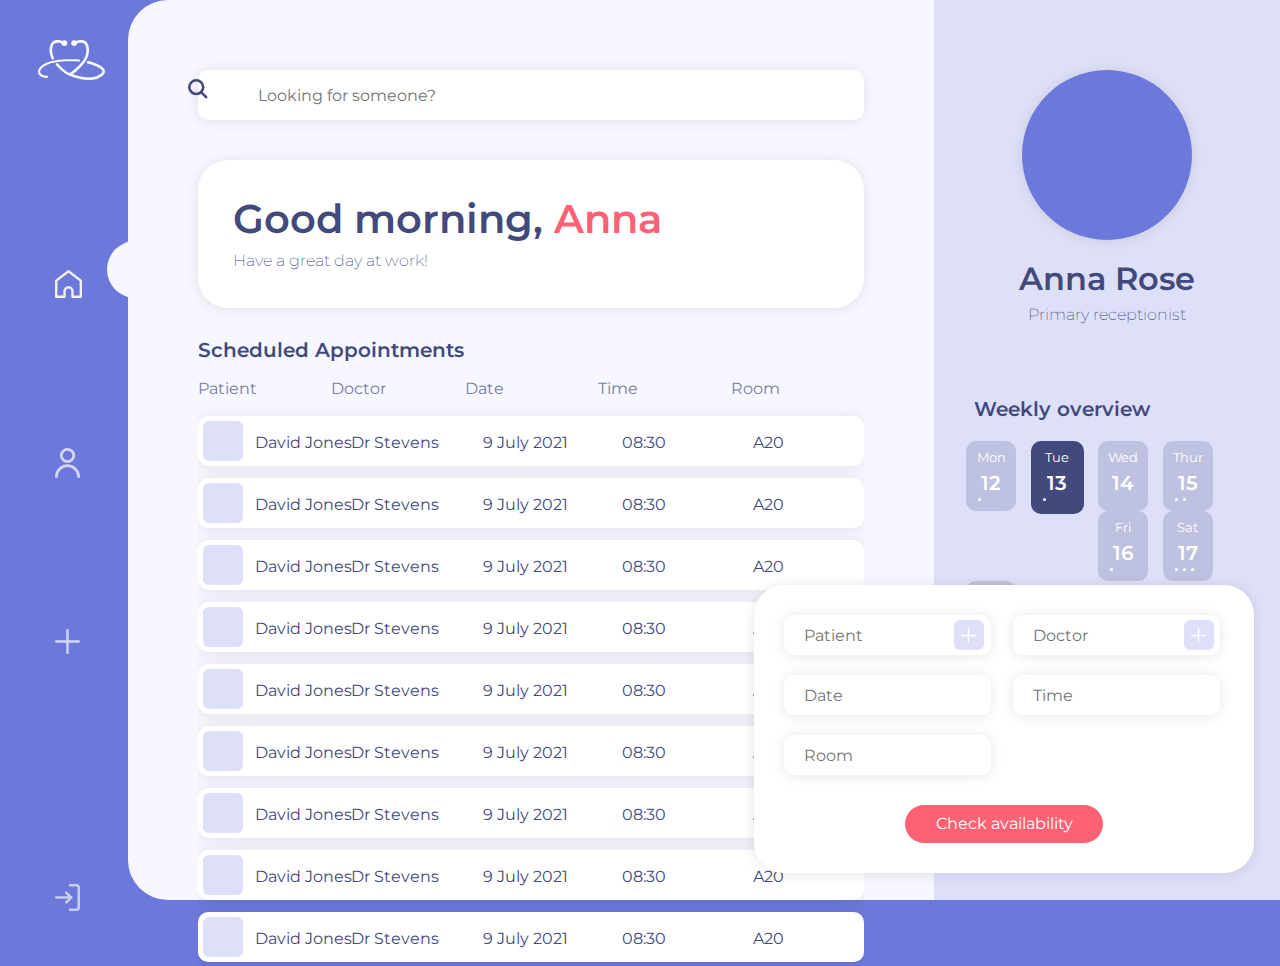
<file: mediCo copy/index.html>
<!DOCTYPE html>
<html lang="eng-US">
    <head>
    <meta name="subject" content="IDV200">
    <meta name="Lecturer" content="Mike Maynard">
    <meta name="StudentNumber" content="200080">
    <meta name="StudentName" content="Isla Just">
    <meta name="Assessment" content="Term3 project">
    <meta charset="utf-8">

    <title>MediCo</title>
    <meta name="viewport" content="width=device-width, initial-scale=1.0">

    <!--jquery-->
    <script src="https://code.jquery.com/jquery-3.5.1.min.js" integrity="sha256-9/aliU8dGd2tb6OSsuzixeV4y/faTqgFtohetphbbj0="crossorigin="anonymous"></script>

    <!--bootstrap-->
    <link rel="stylesheet" href="https://stackpath.bootstrapcdn.com/bootstrap/4.5.2/css/bootstrap.min.css">
    <script src="https://stackpath.bootstrapcdn.com/bootstrap/4.5.2/js/bootstrap.min.js"></script>
    <script src="js/index.js"></script>
    <link rel="stylesheet" href="css/main.css">

    <!--link font selection - choose font-->
    <link rel="preconnect" href="https://fonts.googleapis.com">
    <link rel="preconnect" href="https://fonts.gstatic.com" crossorigin>
    <link href="https://fonts.googleapis.com/css2?family=Montserrat:ital,wght@0,300;0,400;0,600;0,700;0,900;1,700&display=swap" rel="stylesheet">
    
    </head>

    <body>
        <div class='container-fluid'>
            <div class='vert-nav'>

                <div class="logo"><img src="assets/logo2.svg" height="40px"></div>

                <div class="home"><img src="assets/Group 8.svg"  width= "27px"></img></div>
                <a href="pages/profile.html"><div class="profile"><img src="assets/Group 11.svg"  width= "25px"></img></div></a>
                <a href="pages/new.html"><div class="new"><img src="assets/Group 12.svg"  width= "25px"></img></div></a>

                <div class="bloop"><img src="assets/bloop.svg"></img></div>

               <a href="pages/login.html"> <div class="exit"><img src="assets/Group 9.svg"  width= "25px"></img></div></a>

            </div>
            <div class="main-card">
                <div class="section1">
                    <div class="search-container"><img src="assets/search.svg" width="20px"></img></div>
                    <input class="search" placeholder="Looking for someone?">

                    <div class="goodMorningBlock">
                        <h1>Good morning, <strong>Anna</strong></h1>
                        <p>Have a great day at work!</p>
                    </div><!--good morning block-->

                    <h5 class="schedule">Scheduled Appointments</h5>
                    <div class="titles">Patient</div>
                    <div class="titles">Doctor</div>
                    <div class="titles">Date</div>
                    <div class="titles">Time</div>
                    <div class="titles">Room</div>

                    <div class="appointments">

                    <div class="appointment">
                        <div class="profile-pic"></div>
                        <div class="labels1">David Jones</div>
                        <div class="labels2">Dr Stevens</div>
                        <div class="labels3">9 July 2021</div>
                        <div class="labels4">08:30</div>
                        <div class="labels5">A20</div>
                    </div><!--appointment-->

                    <div class="appointment" style="margin-top: 12px;">
                        <div class="profile-pic"></div>
                        <div class="labels1">David Jones</div>
                        <div class="labels2">Dr Stevens</div>
                        <div class="labels3">9 July 2021</div>
                        <div class="labels4">08:30</div>
                        <div class="labels5">A20</div>
                    </div><!--appointment-->

                    <div class="appointment" style="margin-top: 12px;">
                        <div class="profile-pic"></div>
                        <div class="labels1">David Jones</div>
                        <div class="labels2">Dr Stevens</div>
                        <div class="labels3">9 July 2021</div>
                        <div class="labels4">08:30</div>
                        <div class="labels5">A20</div>
                    </div><!--appointment-->

                    <div class="appointment" style="margin-top: 12px;">
                        <div class="profile-pic"></div>
                        <div class="labels1">David Jones</div>
                        <div class="labels2">Dr Stevens</div>
                        <div class="labels3">9 July 2021</div>
                        <div class="labels4">08:30</div>
                        <div class="labels5">A20</div>
                    </div><!--appointment-->

                    <div class="appointment" style="margin-top: 12px;">
                        <div class="profile-pic"></div>
                        <div class="labels1">David Jones</div>
                        <div class="labels2">Dr Stevens</div>
                        <div class="labels3">9 July 2021</div>
                        <div class="labels4">08:30</div>
                        <div class="labels5">A20</div>
                    </div><!--appointment-->

                    <div class="appointment" style="margin-top: 12px;">
                        <div class="profile-pic"></div>
                        <div class="labels1">David Jones</div>
                        <div class="labels2">Dr Stevens</div>
                        <div class="labels3">9 July 2021</div>
                        <div class="labels4">08:30</div>
                        <div class="labels5">A20</div>
                    </div><!--appointment-->

                    <div class="appointment" style="margin-top: 12px;">
                        <div class="profile-pic"></div>
                        <div class="labels1">David Jones</div>
                        <div class="labels2">Dr Stevens</div>
                        <div class="labels3">9 July 2021</div>
                        <div class="labels4">08:30</div>
                        <div class="labels5">A20</div>
                    </div><!--appointment-->

                    <div class="appointment" style="margin-top: 12px;">
                        <div class="profile-pic"></div>
                        <div class="labels1">David Jones</div>
                        <div class="labels2">Dr Stevens</div>
                        <div class="labels3">9 July 2021</div>
                        <div class="labels4">08:30</div>
                        <div class="labels5">A20</div>
                    </div><!--appointment-->


                    <div class="appointment" style="margin-top: 12px;">
                        <div class="profile-pic"></div>
                        <div class="labels1">David Jones</div>
                        <div class="labels2">Dr Stevens</div>
                        <div class="labels3">9 July 2021</div>
                        <div class="labels4">08:30</div>
                        <div class="labels5">A20</div>
                    </div><!--appointment-->


                    <div class="appointment" style="margin-top: 12px;">
                        <div class="profile-pic"></div>
                        <div class="labels1">David Jones</div>
                        <div class="labels2">Dr Stevens</div>
                        <div class="labels3">9 July 2021</div>
                        <div class="labels4">08:30</div>
                        <div class="labels5">A20</div>
                    </div><!--appointment-->


                    <div class="appointment" style="margin-top: 12px;">
                        <div class="profile-pic"></div>
                        <div class="labels1">David Jones</div>
                        <div class="labels2">Dr Stevens</div>
                        <div class="labels3">9 July 2021</div>
                        <div class="labels4">08:30</div>
                        <div class="labels5">A20</div>
                    </div><!--appointment-->


                    <div class="appointment" style="margin-top: 12px;">
                        <div class="profile-pic"></div>
                        <div class="labels1">David Jones</div>
                        <div class="labels2">Dr Stevens</div>
                        <div class="labels3">9 July 2021</div>
                        <div class="labels4">08:30</div>
                        <div class="labels5">A20</div>
                    </div><!--appointment-->

                                  
                </div><!--appointments-->
                </div><!--section1 -->
                <div class="section2">
                    <div class="empty-profile-pic"></div>
                    <h2>Anna Rose</h2>
                    <p>Primary receptionist</p>

                    <h5>Weekly overview</h5>
                    <div class="overviewRow">
                        <div class="dateBlock">
                            Mon
                            <div class="dateNo">12</div>
                            <div class="dots-row">
                                <div class="dot"></div>
                            </div>
                        </div>
                        <div class="dateBlock activeDate">
  
                                Tue
                                <div class="dateNo">13</div>
                                <div class="dots-row">
                                    <div class="dot"></div>
                                </div>
                        </div>
                        <div class="dateBlock">
                      
                                Wed
                                <div class="dateNo">14</div>
                                <div class="dots-row">
                                  
                                </div>
                        </div>
                        <div class="dateBlock">
                      
                                Thur
                                <div class="dateNo">15</div>
                                <div class="dots-row">
                                    <div class="dot"></div>
                                    <div class="dot"></div>
                                </div>
                        </div>
                        <div class="dateBlock">
                    
                                Fri
                                <div class="dateNo">16</div>
                                <div class="dots-row">
                                    <div class="dot"></div>
                                </div>
                        </div>
                        <div class="dateBlock">
                    
                                Sat
                                <div class="dateNo">17</div>
                                <div class="dots-row">
                                    <div class="dot"></div>
                                    <div class="dot"></div>
                                    <div class="dot"></div>
                                </div>
                        </div>
                        <div class="dateBlock">
                
                                Sun
                                <div class="dateNo">18</div>
                                <div class="dots-row">
                                    <div class="dot"></div>
                                </div>
                        </div>
                    </div><!--overview row-->

                    <h5>New Booking</h5>
                    <div class="booking-block">
                        <a href="pages/new.html"><div class="add"><img src="assets/Group 12.svg" width="15px"></img></div></a>
                        <input class="newBooking" placeholder="Patient">
                        <a href="pages/new.html"><div class="add" style="left:430px"><img src="assets/Group 12.svg" width="15px"></img></div></a>
                        <input class="newBooking" placeholder="Doctor" style="margin-left: 4%;">

                        <input class="newBooking" placeholder="Date" style="margin-top: 20px;">
                        <input class="newBooking" placeholder="Time" style="margin-left: 4%; margin-top: 20px;">

                        <input class="newBooking" placeholder="Room" style="margin-top: 20px; margin-bottom: 30px;">

                        <div class="checkBtn">Check availability</div>
                    </div><!--booking block-->
                </div><!--section2-->
            </div><!--main card-->
        </div>
    </body>
</html>
</file>
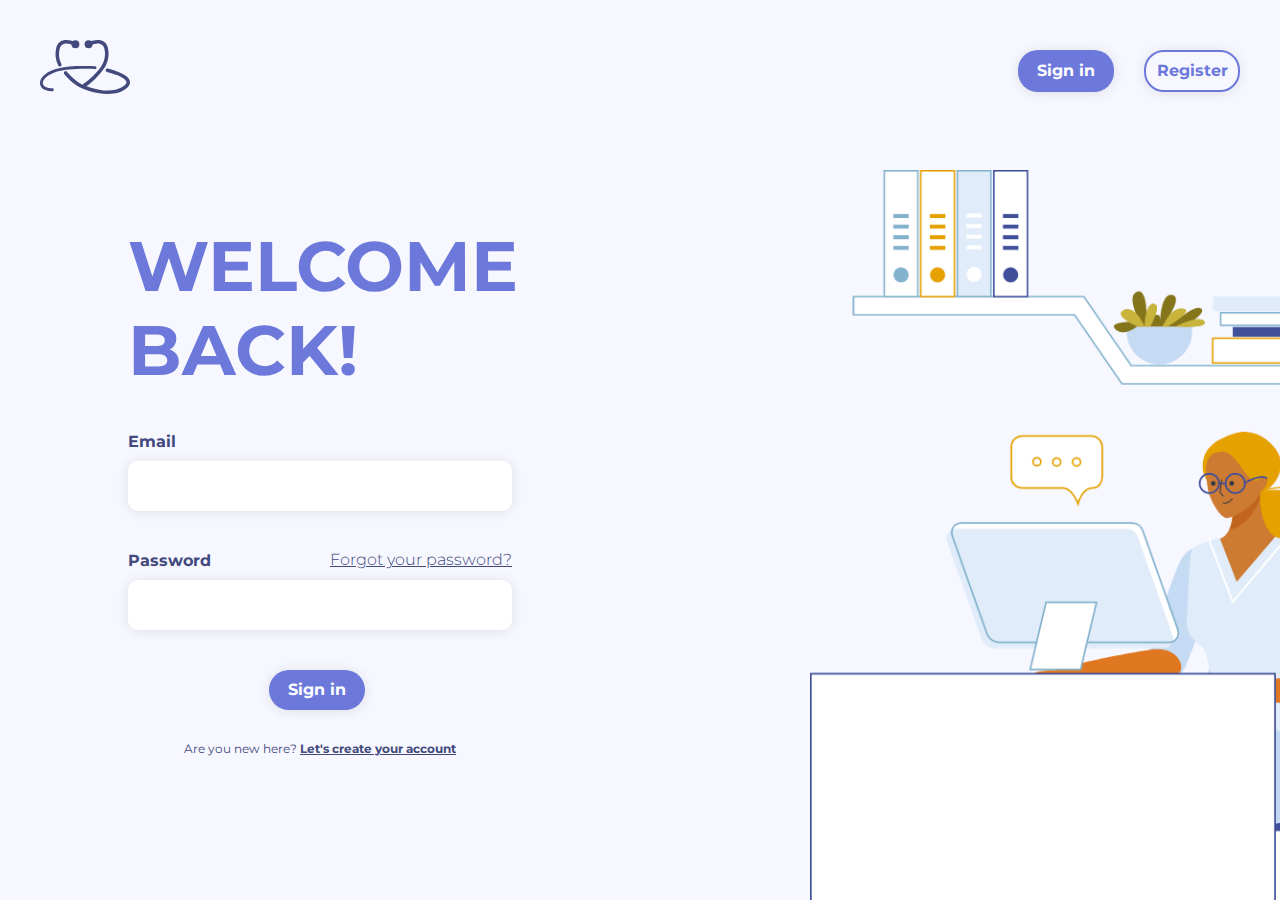
<file: mediCo copy/pages/login.html>
<!DOCTYPE html>
<html lang="eng-US">
    <head>
    <meta name="subject" content="IDV200">
    <meta name="Lecturer" content="Mike Maynard">
    <meta name="StudentNumber" content="200080">
    <meta name="StudentName" content="Isla Just">
    <meta name="Assessment" content="Term3 project">
    <meta charset="utf-8">

    <title>MediCo</title>
    <meta name="viewport" content="width=device-width, initial-scale=1.0">

    <!--jquery-->
    <script src="https://code.jquery.com/jquery-3.5.1.min.js" integrity="sha256-9/aliU8dGd2tb6OSsuzixeV4y/faTqgFtohetphbbj0="crossorigin="anonymous"></script>

    <!--bootstrap-->
    <link rel="stylesheet" href="https://stackpath.bootstrapcdn.com/bootstrap/4.5.2/css/bootstrap.min.css">
    <script src="https://stackpath.bootstrapcdn.com/bootstrap/4.5.2/js/bootstrap.min.js"></script>
    <link rel="stylesheet" href="../css/login.css">

    <!--link font selection - choose font-->
    <link rel="preconnect" href="https://fonts.googleapis.com">
    <link rel="preconnect" href="https://fonts.gstatic.com" crossorigin>
    <link href="https://fonts.googleapis.com/css2?family=Montserrat:ital,wght@0,300;0,400;0,600;0,700;0,900;1,700&display=swap" rel="stylesheet">
    
    </head>

    <body>
        <div class='half1'>
             <div class="logo"><img src="../assets/logo1.svg" width="90px"></div>
        <h1 class="mainText">WELCOME BACK!</h1>
        <h4 class="input-labels">Email</h4>
        <input class="login-input">

        <h4 class="input-labels">Password</h4>
        <h4 class="forgot">Forgot your password?</h4>
        <input class="login-input" type="password">
        <!-- if valid then submit-->
        <a href="../index.html"><div class="btn btnStyling">Sign in</div></a>
        <p class='new'>Are you new here? <strong style="text-decoration: underline; cursor: pointer;"><a href="./register.html" style="color: #42497C; text-decoration: none;">Let's create your account</a></strong></p>
        </div><!--half1-->

        <div class='half2'>
            <a href="./register.html"><div class="inactive-btn btnStyling">Register</div></a>
            <div class="btn-active">Sign in</div>

            <div class='illustration'><img src="../assets/receptionist.png" width="600px"></div>
        </div><!--half2-->
       
    </body>
</html>
</file>
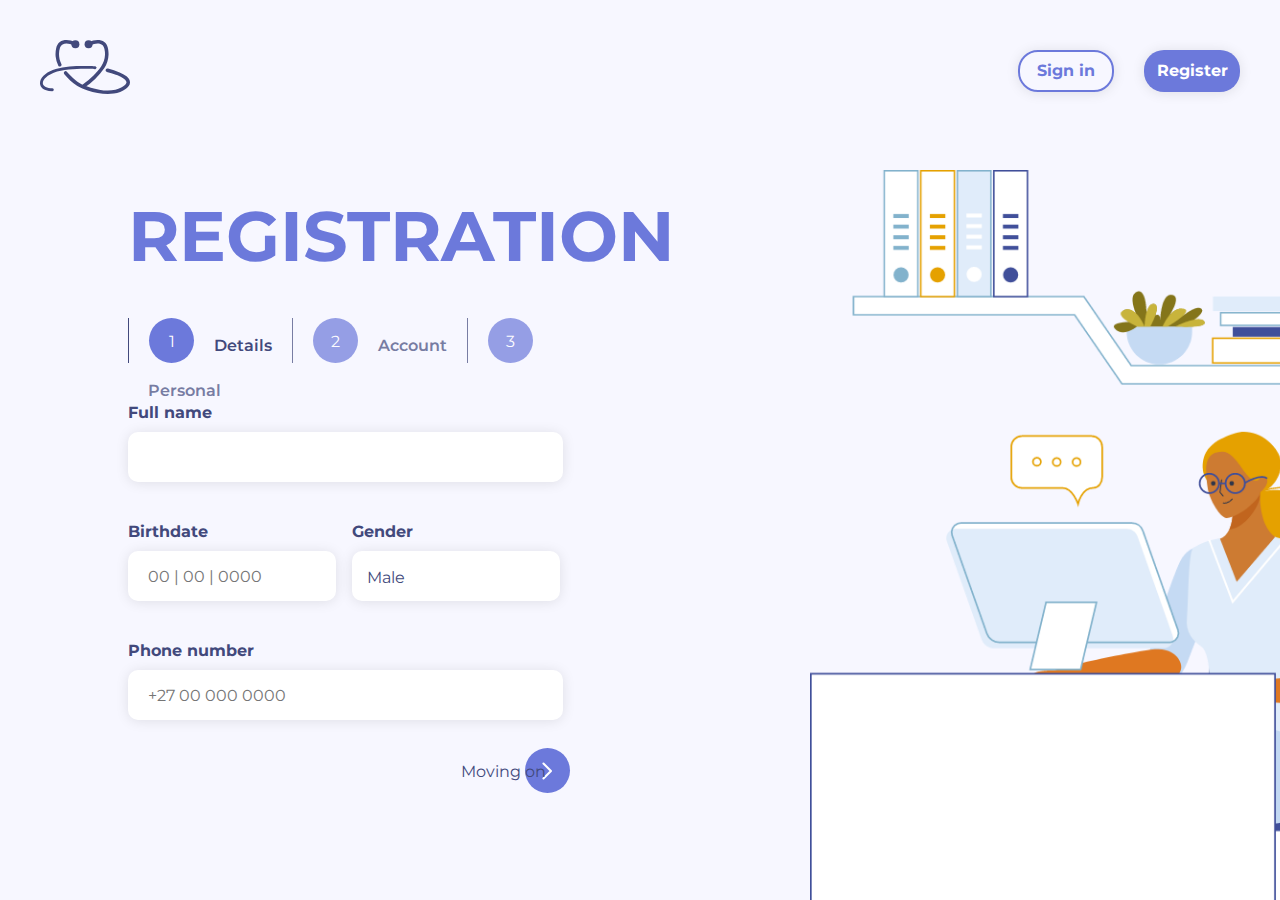
<file: mediCo copy/pages/register.html>
<!DOCTYPE html>
<html lang="eng-US">
    <head>
    <meta name="subject" content="IDV200">
    <meta name="Lecturer" content="Mike Maynard">
    <meta name="StudentNumber" content="200080">
    <meta name="StudentName" content="Isla Just">
    <meta name="Assessment" content="Term3 project">
    <meta charset="utf-8">

    <title>MediCo</title>
    <meta name="viewport" content="width=device-width, initial-scale=1.0">

    <!--jquery-->
    <script src="https://code.jquery.com/jquery-3.5.1.min.js" integrity="sha256-9/aliU8dGd2tb6OSsuzixeV4y/faTqgFtohetphbbj0="crossorigin="anonymous"></script>

    <!--bootstrap-->
    <link rel="stylesheet" href="https://stackpath.bootstrapcdn.com/bootstrap/4.5.2/css/bootstrap.min.css">
    <script src="https://stackpath.bootstrapcdn.com/bootstrap/4.5.2/js/bootstrap.min.js"></script>
    <script src="../js/register.js"></script>
    <link rel="stylesheet" href="../css/register.css">

    <!--link font selection - choose font-->
    <link rel="preconnect" href="https://fonts.googleapis.com">
    <link rel="preconnect" href="https://fonts.gstatic.com" crossorigin>
    <link href="https://fonts.googleapis.com/css2?family=Montserrat:ital,wght@0,300;0,400;0,600;0,700;0,900;1,700&display=swap" rel="stylesheet">
    
    </head>

    <body>
        <div class='half1'>
             <div class="logo"><img src="../assets/logo1.svg" width="90px"></div>
        <h1 class="mainText">REGISTRATION</h1>
        <div class="wizard-row">
            <div class="line"></div>
            <div class='circle circle1'>1</div>
            <div class="description describe1">Details</div>

            <div class="line" style="margin-left:20px; opacity: 0.7;"></div>
            <div class='circle circle2' style="opacity: 0.7;">2</div>
            <div class="description describe2" style="opacity: 0.7;">Account</div>

            <div class="line" style="margin-left:20px; opacity: 0.7;"></div>
            <div class='circle circle3' style="opacity: 0.7;">3</div>
            <div class="description describe3" style="opacity: 0.7;">Personal</div>

        </div><!--wizard row-->

        <div class="firstStep">

    <h4 class="input-labels">Full name</h4>
            <input class="login-input">

            <div class="row">
                <div class="half">
                    <h4 class="input-labels" style="margin-left: 0;">Birthdate</h4>
                <input class="login-input-half" placeholder="00 | 00 | 0000">
                </div>

                <div class="half" style="margin-left: -15%;">
                    <h4 class="input-labels" style="margin-left: 0;">Gender</h4>
            <select class="gender-input-half">  <option>Male</option>
                <option>Female</option>
                <option>Other</option>
            </select>
            </div>
            
            </div>

            <h4 class="input-labels">Phone number</h4>
            <input class="login-input" placeholder="+27 00 000 0000">
            <p class="nextText">Moving on</p>
            
            <div class="circle nextStep" style="margin-left: 82%; margin-top: -36px; padding: 10px;"><img src="../assets/Path 21.svg"></img></div>

        </div><!--first step-->

        <div class="secondStep">

    <h4 class="input-labels">Email</h4>
    <input class="login-input">

    <div class="row">
        <div class="half">
            <h4 class="input-labels" style="margin-left: 0;">Password</h4>
        <input class="login-input-half" type="password">
        </div>

        <div class="half" style="margin-left: -15%;">
            <h4 class="input-labels" style="margin-left: 0;">Confirm</h4>
            <input class="login-input-half" type="password">
    </div>
    
    </div>

    <h4 class="input-labels">Phone number</h4>
    <select class="rank-input">
        <option>Head Receptionist</option>
        <option>Regular Receptionist</option>
        <option>Trainee</option>

    </select>
    <p class="nextText">Moving on</p>
    
    <div class="circle nextUp2" style="margin-left: 82%; margin-top: -36px; padding: 10px;"><img src="../assets/Path 21.svg"></img></div>
        </div><!--secondz-->

        <div class="thirdStep">
            <h4 class="input-labels">Select a profile picture to upload</h4>
            <div class="container">
                  <input type="file" name="fileToUpload" id="fileToUpload">
            </div>

                   <!-- if valid then submit-->
        <a href="../index.html"><div class="btn btnStyling">Confirm Details</div></a>
          
        </div><!--third-step-->
        </div><!--half1-->

        <div class='half2'>
            <a href="./register.html"><div class="btn-active">Register</div></a>
            <a href="./login.html"><div class="inactive-btn">Sign in</div></a>

            <div class='illustration'><img src="../assets/receptionist.png" width="600px"></div>
        </div><!--half2-->
       
    </body>
</html>
</file>
<file: mediCo copy/css/main.css>
body{
    background-color:#6C79DB;
}

.html, body, h1, h2, h3, h4, h5, h6, p, ol, ul, li, .row, .col, div, a, .container-fluid{
    padding: 0;
    margin: 0;
    font-family: 'Montserrat', sans-serif;
    text-decoration: none;
}

.container-fluid{
    width: 100%;
    height: 100vh;
}

a{
    text-decoration: none;
}

.vert-nav{
    width: 10%;
    height:100vh;
    float: left;

}

.logo{
    height: auto;
    width:80px;
    margin-left: 38px;
    margin-top: 40px;
}

.bloop{
    height: 40px;
    width: 30px;
position: absolute;
top: 24%;
left: 7.6%;
 
}

.main-card{
    background-color: #F7F7FF;
    width: 90%;
    height: 100vh;
    float: left;

    border-radius: 40px 0px 0px 40px ;

}

.home{
    width: 27px;
    height: auto;
    margin-left: 55px;
    margin-top: 190px;
}

.profile{
    width: 25px;
    height: auto;
    margin-left: 55px;
    margin-top: 150px;
    opacity: 0.7;
}

.profile:hover{
    opacity: 0.9;
    
}

.new{
    width: 25px;
    height: auto;
    margin-left: 55px;
    margin-top: 150px;
    opacity: 0.7;
}

.new:hover{
    opacity: 0.9;
    
}

.exit{
    width: 25px;
    height: auto;
    margin-left: 55px;
    margin-top: 230px;
    opacity: 0.7;
}

.exit:hover{
    opacity: 0.9;
    
}

.section1{
    width: 70%;
    height: 100vh;
    float: left;
    padding: 70px;
}
.section2{
    width: 30%;
    height: 100vh;
    background-color:#DEE0F9;
    float: left;
    padding-top: 70px;
}

.search{
    background-color: white;
    height: 50px;
    width: 100%;
    border-radius: 10px;
    border:none;
    padding-left: 60px;
    color: #42497C;
    font-size: 16px;

    box-shadow: 0px 1px 13px 0px rgba(0,0,0,0.1);
-webkit-box-shadow: 0px 1px 13px 0px rgba(0,0,0,0.1);
-moz-box-shadow: 0px 1px 13px 0px rgba(0,0,0,0.1);
}

.search-container{
    width: 20px;
    height: auto;
position:absolute;
top:8.5%;
left: 14.7%;
}

.goodMorningBlock{
    background-color: white;
    height: auto;
    width: 100%;
    border-radius: 30px;
    border:none;
    padding: 35px;
    color: #42497C;
    font-size: 16px;
    margin-top: 40px;

    box-shadow: 0px 1px 13px 0px rgba(0,0,0,0.1);
-webkit-box-shadow: 0px 1px 13px 0px rgba(0,0,0,0.1);
-moz-box-shadow: 0px 1px 13px 0px rgba(0,0,0,0.1);
}

.goodMorningBlock h1{
    font-weight: 600;
}

.goodMorningBlock h1 strong{
    color: #FF6174;
    font-weight: 600;
}

.goodMorningBlock p{
    font-weight: 200;
    margin-top: 6px;
}

.schedule{
    color: #42497C;
    font-weight: 600;
    margin-top: 30px;
}

.titles{
    width: 20%;
    float: left;
    margin-top: 15px;
    color: #42497C;
    opacity: 0.7;
}


.appointments{
    width: 100%;
    height: 565px;
    overflow: scroll;
}

.appointment{
    background-color: white;
    height: 50px;
    width: 100%;
    border-radius: 10px;
    border:none;
    padding: 5px;
    color: #42497C;
    font-size: 16px;
    margin-top: 15px;

    box-shadow: 0px 1px 13px 0px rgba(0,0,0,0.1);
-webkit-box-shadow: 0px 1px 13px 0px rgba(0,0,0,0.1);
-moz-box-shadow: 0px 1px 13px 0px rgba(0,0,0,0.1);
}

.profile-pic{
    background-color:#DEE0F9;
    height: 40px;
    width: 40px;
    float: left;
    border-radius: 6px;
}

.labels1{
    width: 15%;
    float: left;
    margin-top: 10px;
    color: #42497C;
    margin-left: 12px;
}

.labels2{
    width: 20%;
    float: left;
    margin-top: 10px;
    color: #42497C;
    margin-left: -2px;
}

.labels3{
    width: 20%;
    float: left;
    margin-top: 10px;
    color: #42497C;
    

}

.labels4{
    width: 20%;
    float: left;
    margin-top: 10px;
    color: #42497C;
    margin-left: 8px;
}

.labels5{
    width: 15%;
    float: left;
    margin-top: 10px;
    color: #42497C;

}

.empty-profile-pic{
    width: 170px;
    height: 170px;
    border-radius: 50%;
    background-color: #6C79DB;

    box-shadow: 0px 1px 13px 0px rgba(0,0,0,0.1);
-webkit-box-shadow: 0px 1px 13px 0px rgba(0,0,0,0.1);
-moz-box-shadow: 0px 1px 13px 0px rgba(0,0,0,0.1);

margin:auto;
}

.section2 h2{
    font-weight: 600;
    text-align: center;
    color: #42497C;
    margin-top: 20px;
}

.section2 p{
    text-align: center;
    font-weight: 200;
    color: #42497C;
    margin-top: 5px;
}

.section2 h5{
    color: #42497C;
    font-weight: 600;
    margin-top: 70px;
    margin-left: 40px;
}

.overviewRow{
    margin-top: 20px;
    width: 90%;
    margin-left: 5%;
    height: 80px;
}

.dateBlock{
    width: 50px;
    height: 70px;
    float: left;
    background-color: #BFC1E0;
color: white;
font-size: 13px;
    margin-left: 14.5px;
    border-radius: 10px;
    text-align: center;padding: 7px;
}

.activeDate{
    width: 53px;
    height: 73px;
    float: left;
    background-color: #42497C;
color: white;
font-size: 13px;
    margin-left: 14.5px;
    border-radius: 10px;
    text-align: center;padding: 7px;
}

.dateNo{

color: white;
    text-align: center;
    font-size: 20px;
    font-weight: 600;
}

.dots-row{
    height: 10px;
    width: auto;
    margin:auto;
}

.dot{
    width: 3px;
    height: 3px;

    background-color: white;
    border-radius: 50%;
    float: left;
    margin-left: 5px;
}

.booking-block{
    width: 500px;
    height: auto;
    padding: 30px;
    background-color: white;
    border-radius: 30px;
    box-shadow: 0px 1px 13px 0px rgba(0,0,0,0.1);
    -webkit-box-shadow: 0px 1px 13px 0px rgba(0,0,0,0.1);
    -moz-box-shadow: 0px 1px 13px 0px rgba(0,0,0,0.1);
    position: absolute;
    top: 65%;
    right: 2%;
}

.newBooking{
    background-color: white;
    height: 40px;
    width: 47%;
    border-radius: 10px;
    border:none;
    padding: 20px;
    color: #42497C;
    font-size: 16px;

    box-shadow: 0px 1px 13px 0px rgba(0,0,0,0.1);
-webkit-box-shadow: 0px 1px 13px 0px rgba(0,0,0,0.1);
-moz-box-shadow: 0px 1px 13px 0px rgba(0,0,0,0.1);
}

.add{
    background-color:#DEE0F9;
    height: 30px;
    width: 30px;
    float: left;
    border-radius: 6px;
position: absolute;
top: 35px;
left: 200px;


}

.add img{
    margin-left: 7px;
    margin-top: 5px;
}

.checkBtn{
    width: 45%;
    height: auto;
    padding: 7px;
    color: white;
    background-color: #FF6174;
    text-align: center;
    border-radius: 30px;
    margin:auto;
}
</file>
<file: mediCo copy/css/login.css>
body{
    background-color:#F7F7FF;
}

.html, body, h1, h2, h3, h4, h5, h6, p, ol, ul, li, .row, .col, div, a, .container-fluid{
    padding: 0;
    margin: 0;
    font-family: 'Montserrat', sans-serif;
    text-decoration: none;
}

a{
    text-decoration: none;
}

.half1{
    width: 50%;
    height: 100vh;
    float: left;
}

.half2{
    width: 50%;
    height: 100vh;
    float: left;
    overflow: hidden;
}
.logo{
    height: auto;
    width:90px;
    margin-left: 40px;
    margin-top: 40px;
}

.mainText{
    color: #6C79DB;
    font-size: 70px;
    width: 30%;
    font-weight: 700;
    margin-left: 20%;
    margin-top: 130px;
}

.input-labels{
    color: #42497C;
    font-size: 16px;
    margin-left: 20%;
    margin-top: 40px;
    font-weight: 700;
}

.login-input{
    background-color: white;
    height: 50px;
    width: 60%;
    margin-left: 20%;
    margin-top: 10px;
    border-radius: 10px;
    border:none;
    padding: 20px;
    color: #42497C;
    font-size: 16px;

    box-shadow: 0px 1px 13px 0px rgba(0,0,0,0.1);
-webkit-box-shadow: 0px 1px 13px 0px rgba(0,0,0,0.1);
-moz-box-shadow: 0px 1px 13px 0px rgba(0,0,0,0.1);
}

.forgot{
    color: #42497C;
    font-size: 16px;
float: right;
margin-top: -20px;
margin-right: 20%;

    font-weight: 300;
    text-align: right;
    cursor: pointer;
    text-decoration: underline;

}

.btn{
    width: 15%;
    height: auto;
    padding: 7px;
    background-color: #6C79DB;
    color: white;
    font-weight: bold;
    text-align: center;
    border-radius: 20px;
    font-size: 16px;
    margin-left: 42%;
    margin-top: 40px;


    box-shadow: 0px 1px 13px 0px rgba(0,0,0,0.1);
-webkit-box-shadow: 0px 1px 13px 0px rgba(0,0,0,0.1);
-moz-box-shadow: 0px 1px 13px 0px rgba(0,0,0,0.1);
}

.btn:hover{
background-color: #F7F7FF;
        border:2px solid #6C79DB;
        color: #6C79DB;

}

.new{
    text-align: center;
    font-size: 12px;
    color: #42497C;
    margin-top: 30px;
}

.inactive-btn{
    margin-right: 40px;
    margin-top: 50px;

    width: 15%;
    height: auto;
    padding: 7px;
    color: #6C79DB;
    border:solid 2px #6C79DB;
    font-weight: bold;
    text-align: center;
    border-radius: 20px;
    font-size: 16px;
    float: right;


    box-shadow: 0px 1px 13px 0px rgba(0,0,0,0.1);
-webkit-box-shadow: 0px 1px 13px 0px rgba(0,0,0,0.1);
-moz-box-shadow: 0px 1px 13px 0px rgba(0,0,0,0.1);
}

.inactive-btn:hover{
    background-color: #F7F7FF;
        border:3px solid #6C79DB;
}

.btn-active{
    margin-right: 30px;
    margin-top: 50px;

    width: 15%;
    height: auto;
    padding: 9px;
    background-color: #6C79DB;
    color: white;
    font-weight: bold;
    text-align: center;
    border-radius: 20px;
    float: right;


    box-shadow: 0px 1px 13px 0px rgba(0,0,0,0.1);
-webkit-box-shadow: 0px 1px 13px 0px rgba(0,0,0,0.1);
-moz-box-shadow: 0px 1px 13px 0px rgba(0,0,0,0.1);
}

.illustration{
    padding: 50px;
    width: 600px;
    height: auto;
    margin-top: 120px;
    margin-left: 120px;
}
</file>
<file: mediCo copy/css/register.css>
body{
    background-color:#F7F7FF;
}

.html, body, h1, h2, h3, h4, h5, h6, p, ol, ul, li, .row, .col, div, a, .container-fluid{
    padding: 0;
    margin: 0;
    font-family: 'Montserrat', sans-serif;
    text-decoration: none;
}

a{
    text-decoration: none;
}

.half1{
    width: 50%;
    height: 100vh;
    float: left;
}

.half2{
    width: 50%;
    height: 100vh;
    float: left;
    overflow: hidden;
}
.logo{
    height: auto;
    width:90px;
    margin-left: 40px;
    margin-top: 40px;
}

.mainText{
    color: #6C79DB;
    font-size: 70px;
    width: 30%;
    font-weight: 700;
    margin-left: 20%;
    margin-top: 100px;
}

.wizard-row{
    height: 45px;
    width: 70%;

    margin-left: 20%;
    margin-top: 40px;
}


.inactive-btn:hover{
    background-color: #F7F7FF;
        border:3px solid #6C79DB;
}


.line{
    width: 1px;
    height: 45px;
    background-color: #42497C;
    float: left;
}

.circle{
    float: left;
    padding-top: 12px;
    height: 45px;
    width: 45px;
    border-radius: 50%;
    background-color: #6C79DB;
    text-align: center;
    margin-left: 20px;

    color: white;
}

.description{
    float: left;
    margin-top: 16px;
    color: #42497C;
    margin-left: 20px;
    font-weight: 600;
}

.input-labels{
    color: #42497C;
    font-size: 16px;
    margin-left: 20%;
    margin-top: 40px;
    font-weight: 700;
}

.login-input{
    background-color: white;
    height: 50px;
    width: 68%;
    margin-left: 20%;
    margin-top: 10px;
    border-radius: 10px;
    border:none;
    padding: 20px;
    color: #42497C;
    font-size: 16px;

    box-shadow: 0px 1px 13px 0px rgba(0,0,0,0.1);
-webkit-box-shadow: 0px 1px 13px 0px rgba(0,0,0,0.1);
-moz-box-shadow: 0px 1px 13px 0px rgba(0,0,0,0.1);
}


.row{
    width: 100%;
    height: auto;
    margin-left: 20%;
}

.half{
    width: 50%;
    height: auto;
    float: left;
}

.login-input-half{
    background-color: white;
    height: 50px;
    width: 65%;
    margin-top: 10px;
    border-radius: 10px;
    border:none;
    padding: 20px;
    color: #42497C;
    font-size: 16px;

    box-shadow: 0px 1px 13px 0px rgba(0,0,0,0.1);
-webkit-box-shadow: 0px 1px 13px 0px rgba(0,0,0,0.1);
-moz-box-shadow: 0px 1px 13px 0px rgba(0,0,0,0.1);
}

.rank-input{
    background-color: white;
    height: 50px;
    width: 68%;
    margin-left: 20%;
    margin-top: 10px;
    border-radius: 10px;
    border:none;
    padding: 15px;
    color: #42497C;
    font-size: 16px;

    appearance: none;

    box-shadow: 0px 1px 13px 0px rgba(0,0,0,0.1);
-webkit-box-shadow: 0px 1px 13px 0px rgba(0,0,0,0.1);
-moz-box-shadow: 0px 1px 13px 0px rgba(0,0,0,0.1);
}

.container{
    background-color: white;
    height: 100px;
    width: 68%;
    margin-left: 20%;
    margin-top: 10px;
    border-radius: 10px;
    border:none;
    padding: 20px;
    color: #42497C;
    font-size: 16px;
    margin-bottom: 30px;

    box-shadow: 0px 1px 13px 0px rgba(0,0,0,0.1);
-webkit-box-shadow: 0px 1px 13px 0px rgba(0,0,0,0.1);
-moz-box-shadow: 0px 1px 13px 0px rgba(0,0,0,0.1);
}


.btn:hover{
    background-color: #F7F7FF;
            border:2px solid #6C79DB;
            color: #6C79DB;
    
    }

#fileToUpload{
    color: #42497C;
    font-size: 16px;
    text-decoration: none;
    margin-top: 18px;
}

.gender-input-half{
    background-color: white;
    height: 50px;
    width: 65%;
    margin-top: 10px;
    border-radius: 10px;
    border:none;
    color: #42497C;
    font-size: 16px;
    padding: 15px;

    appearance: none;

    box-shadow: 0px 1px 13px 0px rgba(0,0,0,0.1);
-webkit-box-shadow: 0px 1px 13px 0px rgba(0,0,0,0.1);
-moz-box-shadow: 0px 1px 13px 0px rgba(0,0,0,0.1);
}

.btn{
    margin:auto;
    width: 24%;
    height: auto;
    padding: 7px;
    background-color: #6C79DB;
    color: white;
    font-weight: bold;
    text-align: center;
    border-radius: 20px;
    font-size: 16px;
    margin-left: 43%;
    margin-top: 40px;


    box-shadow: 0px 1px 13px 0px rgba(0,0,0,0.1);
-webkit-box-shadow: 0px 1px 13px 0px rgba(0,0,0,0.1);
-moz-box-shadow: 0px 1px 13px 0px rgba(0,0,0,0.1);
}

.new{
    text-align: center;
    font-size: 12px;
    color: #42497C;
    margin-top: 30px;
}

.firstStep{
    width: 100%;
    height: auto;
}

.secondStep{
    width: 100%;
    height: auto;
}

.thirdStep{
    width: 100%;
    height: auto;
}

.nextText{
    color: #42497C;
    margin-left: 72%;
    margin-top: 40px;
}

.inactive-btn{
    margin-right: 30px;
    margin-top: 50px;

    width: 15%;
    height: auto;
    padding: 7px;
    color: #6C79DB;
    border:solid 2px #6C79DB;
    font-weight: bold;
    text-align: center;
    border-radius: 20px;
    font-size: 16px;
    float: right;


    box-shadow: 0px 1px 13px 0px rgba(0,0,0,0.1);
-webkit-box-shadow: 0px 1px 13px 0px rgba(0,0,0,0.1);
-moz-box-shadow: 0px 1px 13px 0px rgba(0,0,0,0.1);
}

.btn-active{
    margin-right: 40px;
    margin-top: 50px;

    width: 15%;
    height: auto;
    padding: 9px;
    background-color: #6C79DB;
    color: white;
    font-weight: bold;
    text-align: center;
    border-radius: 20px;
    float: right;


    box-shadow: 0px 1px 13px 0px rgba(0,0,0,0.1);
-webkit-box-shadow: 0px 1px 13px 0px rgba(0,0,0,0.1);
-moz-box-shadow: 0px 1px 13px 0px rgba(0,0,0,0.1);
}

.illustration{
    padding: 50px;
    width: 600px;
    height: auto;
    margin-top: 120px;
    margin-left: 120px;
}
</file>
